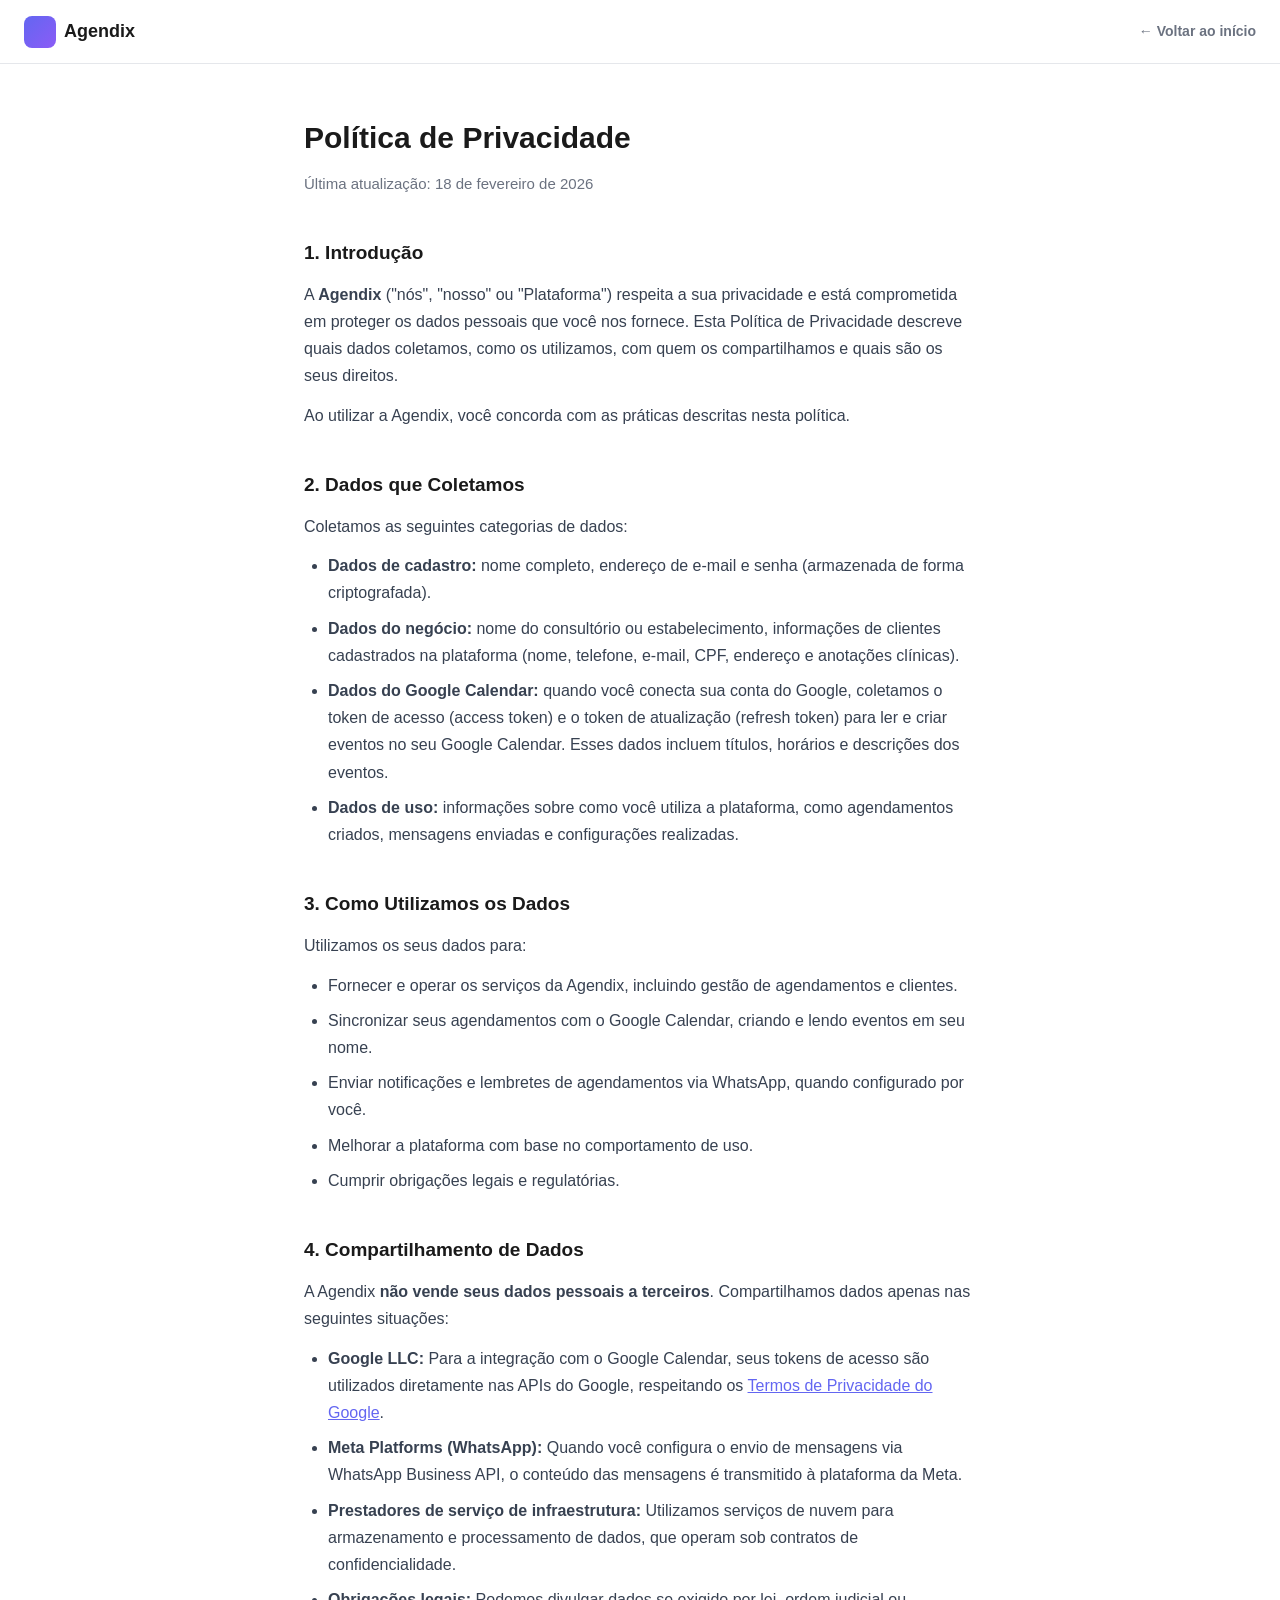
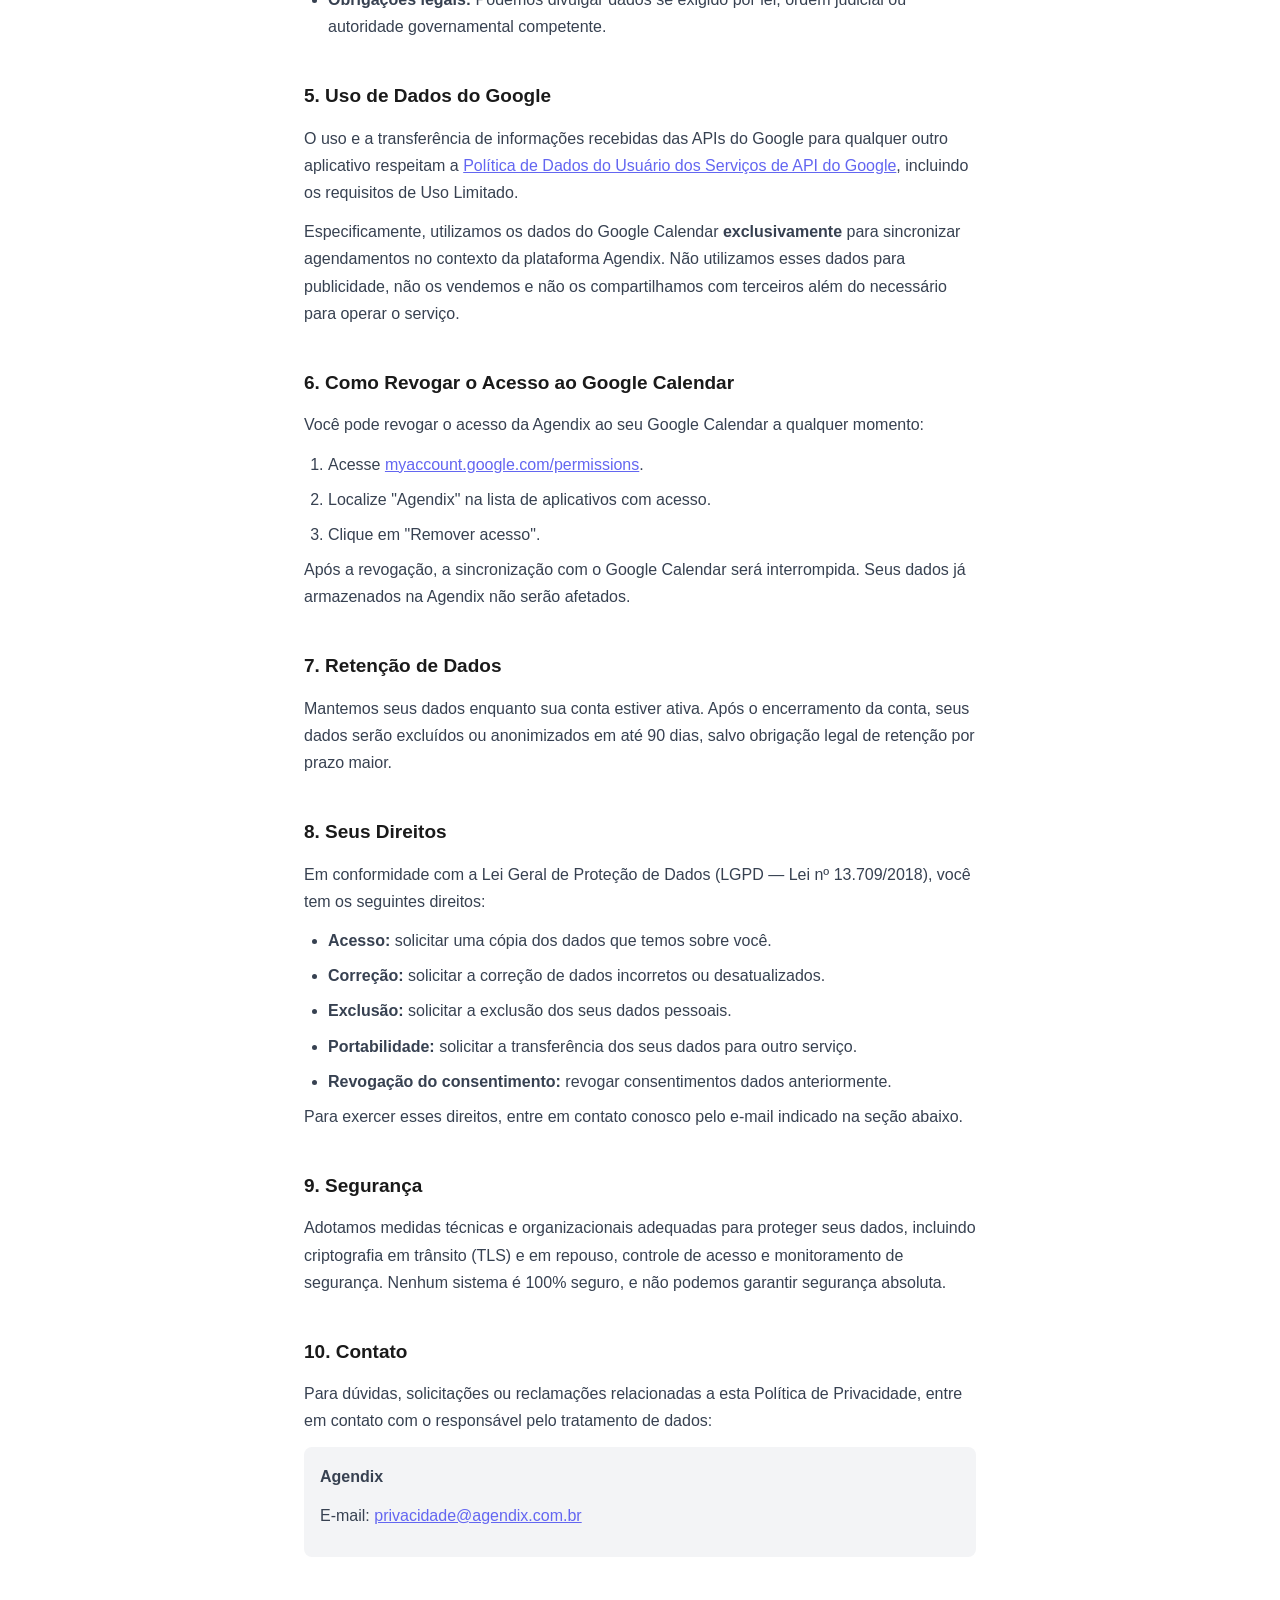
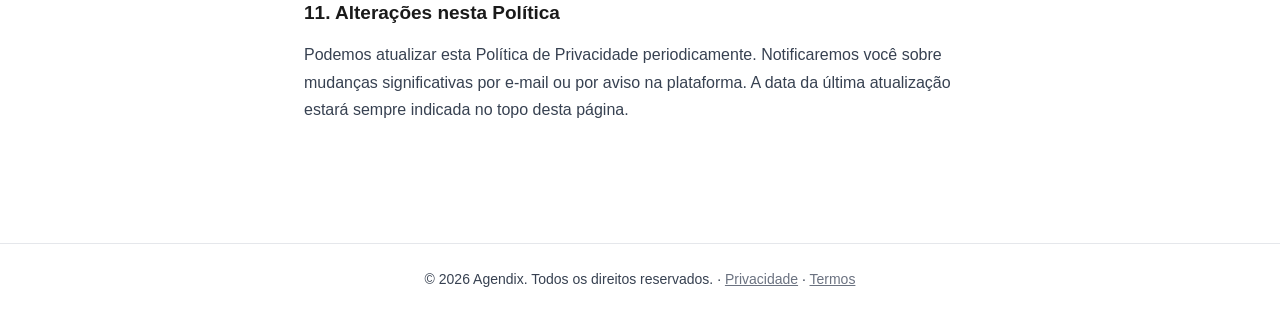
<file: public/privacidade.html>
<!DOCTYPE html>
<html lang="pt-BR">
<head>
  <meta charset="UTF-8" />
  <meta name="viewport" content="width=device-width, initial-scale=1.0" />
  <title>Política de Privacidade — Agendix</title>
  <style>
    * { box-sizing: border-box; margin: 0; padding: 0; }
    body { font-family: -apple-system, BlinkMacSystemFont, "Segoe UI", Roboto, sans-serif; background: #ffffff; color: #1a1a1a; line-height: 1.7; }
    header { border-bottom: 1px solid #e5e7eb; padding: 0 24px; height: 64px; display: flex; align-items: center; justify-content: space-between; position: sticky; top: 0; background: #fff; z-index: 10; }
    header a { text-decoration: none; color: #1a1a1a; font-weight: 700; font-size: 18px; display: flex; align-items: center; gap: 8px; }
    .logo { width: 32px; height: 32px; border-radius: 8px; background: linear-gradient(135deg, #6366f1, #8b5cf6); display: inline-flex; align-items: center; justify-content: center; }
    .back { font-size: 14px; color: #6b7280; text-decoration: none; }
    .back:hover { color: #1a1a1a; }
    main { max-width: 720px; margin: 0 auto; padding: 48px 24px 80px; }
    h1 { font-size: 30px; font-weight: 700; margin-bottom: 8px; }
    .updated { color: #6b7280; margin-bottom: 40px; font-size: 15px; }
    section { margin-bottom: 40px; }
    h2 { font-size: 19px; font-weight: 600; margin-bottom: 12px; }
    p { margin-bottom: 12px; color: #374151; }
    ul, ol { padding-left: 24px; margin-top: 8px; margin-bottom: 8px; }
    li { margin-bottom: 8px; color: #374151; }
    a { color: #6366f1; }
    .contact-box { background: #f3f4f6; border-radius: 8px; padding: 16px; margin-top: 12px; }
    footer { border-top: 1px solid #e5e7eb; padding: 24px; text-align: center; font-size: 14px; color: #6b7280; }
    footer a { color: #6b7280; text-decoration: underline; }
  </style>
</head>
<body>

<header>
  <a href="https://agendix.soriamarketing.com.br">
    <span class="logo"></span>
    Agendix
  </a>
  <a href="https://agendix.soriamarketing.com.br" class="back">← Voltar ao início</a>
</header>

<main>
  <h1>Política de Privacidade</h1>
  <p class="updated">Última atualização: 18 de fevereiro de 2026</p>

  <section>
    <h2>1. Introdução</h2>
    <p>
      A <strong>Agendix</strong> ("nós", "nosso" ou "Plataforma") respeita a sua privacidade e está comprometida em proteger os dados pessoais que você nos fornece. Esta Política de Privacidade descreve quais dados coletamos, como os utilizamos, com quem os compartilhamos e quais são os seus direitos.
    </p>
    <p>Ao utilizar a Agendix, você concorda com as práticas descritas nesta política.</p>
  </section>

  <section>
    <h2>2. Dados que Coletamos</h2>
    <p>Coletamos as seguintes categorias de dados:</p>
    <ul>
      <li><strong>Dados de cadastro:</strong> nome completo, endereço de e-mail e senha (armazenada de forma criptografada).</li>
      <li><strong>Dados do negócio:</strong> nome do consultório ou estabelecimento, informações de clientes cadastrados na plataforma (nome, telefone, e-mail, CPF, endereço e anotações clínicas).</li>
      <li><strong>Dados do Google Calendar:</strong> quando você conecta sua conta do Google, coletamos o token de acesso (access token) e o token de atualização (refresh token) para ler e criar eventos no seu Google Calendar. Esses dados incluem títulos, horários e descrições dos eventos.</li>
      <li><strong>Dados de uso:</strong> informações sobre como você utiliza a plataforma, como agendamentos criados, mensagens enviadas e configurações realizadas.</li>
    </ul>
  </section>

  <section>
    <h2>3. Como Utilizamos os Dados</h2>
    <p>Utilizamos os seus dados para:</p>
    <ul>
      <li>Fornecer e operar os serviços da Agendix, incluindo gestão de agendamentos e clientes.</li>
      <li>Sincronizar seus agendamentos com o Google Calendar, criando e lendo eventos em seu nome.</li>
      <li>Enviar notificações e lembretes de agendamentos via WhatsApp, quando configurado por você.</li>
      <li>Melhorar a plataforma com base no comportamento de uso.</li>
      <li>Cumprir obrigações legais e regulatórias.</li>
    </ul>
  </section>

  <section>
    <h2>4. Compartilhamento de Dados</h2>
    <p>A Agendix <strong>não vende seus dados pessoais a terceiros</strong>. Compartilhamos dados apenas nas seguintes situações:</p>
    <ul>
      <li><strong>Google LLC:</strong> Para a integração com o Google Calendar, seus tokens de acesso são utilizados diretamente nas APIs do Google, respeitando os <a href="https://policies.google.com/privacy" target="_blank" rel="noopener noreferrer">Termos de Privacidade do Google</a>.</li>
      <li><strong>Meta Platforms (WhatsApp):</strong> Quando você configura o envio de mensagens via WhatsApp Business API, o conteúdo das mensagens é transmitido à plataforma da Meta.</li>
      <li><strong>Prestadores de serviço de infraestrutura:</strong> Utilizamos serviços de nuvem para armazenamento e processamento de dados, que operam sob contratos de confidencialidade.</li>
      <li><strong>Obrigações legais:</strong> Podemos divulgar dados se exigido por lei, ordem judicial ou autoridade governamental competente.</li>
    </ul>
  </section>

  <section>
    <h2>5. Uso de Dados do Google</h2>
    <p>
      O uso e a transferência de informações recebidas das APIs do Google para qualquer outro aplicativo respeitam a <a href="https://developers.google.com/terms/api-services-user-data-policy" target="_blank" rel="noopener noreferrer">Política de Dados do Usuário dos Serviços de API do Google</a>, incluindo os requisitos de Uso Limitado.
    </p>
    <p>
      Especificamente, utilizamos os dados do Google Calendar <strong>exclusivamente</strong> para sincronizar agendamentos no contexto da plataforma Agendix. Não utilizamos esses dados para publicidade, não os vendemos e não os compartilhamos com terceiros além do necessário para operar o serviço.
    </p>
  </section>

  <section>
    <h2>6. Como Revogar o Acesso ao Google Calendar</h2>
    <p>Você pode revogar o acesso da Agendix ao seu Google Calendar a qualquer momento:</p>
    <ol>
      <li>Acesse <a href="https://myaccount.google.com/permissions" target="_blank" rel="noopener noreferrer">myaccount.google.com/permissions</a>.</li>
      <li>Localize "Agendix" na lista de aplicativos com acesso.</li>
      <li>Clique em "Remover acesso".</li>
    </ol>
    <p>Após a revogação, a sincronização com o Google Calendar será interrompida. Seus dados já armazenados na Agendix não serão afetados.</p>
  </section>

  <section>
    <h2>7. Retenção de Dados</h2>
    <p>
      Mantemos seus dados enquanto sua conta estiver ativa. Após o encerramento da conta, seus dados serão excluídos ou anonimizados em até 90 dias, salvo obrigação legal de retenção por prazo maior.
    </p>
  </section>

  <section>
    <h2>8. Seus Direitos</h2>
    <p>Em conformidade com a Lei Geral de Proteção de Dados (LGPD — Lei nº 13.709/2018), você tem os seguintes direitos:</p>
    <ul>
      <li><strong>Acesso:</strong> solicitar uma cópia dos dados que temos sobre você.</li>
      <li><strong>Correção:</strong> solicitar a correção de dados incorretos ou desatualizados.</li>
      <li><strong>Exclusão:</strong> solicitar a exclusão dos seus dados pessoais.</li>
      <li><strong>Portabilidade:</strong> solicitar a transferência dos seus dados para outro serviço.</li>
      <li><strong>Revogação do consentimento:</strong> revogar consentimentos dados anteriormente.</li>
    </ul>
    <p>Para exercer esses direitos, entre em contato conosco pelo e-mail indicado na seção abaixo.</p>
  </section>

  <section>
    <h2>9. Segurança</h2>
    <p>
      Adotamos medidas técnicas e organizacionais adequadas para proteger seus dados, incluindo criptografia em trânsito (TLS) e em repouso, controle de acesso e monitoramento de segurança. Nenhum sistema é 100% seguro, e não podemos garantir segurança absoluta.
    </p>
  </section>

  <section>
    <h2>10. Contato</h2>
    <p>Para dúvidas, solicitações ou reclamações relacionadas a esta Política de Privacidade, entre em contato com o responsável pelo tratamento de dados:</p>
    <div class="contact-box">
      <p><strong>Agendix</strong></p>
      <p>E-mail: <a href="mailto:privacidade@agendix.com.br">privacidade@agendix.com.br</a></p>
    </div>
  </section>

  <section>
    <h2>11. Alterações nesta Política</h2>
    <p>
      Podemos atualizar esta Política de Privacidade periodicamente. Notificaremos você sobre mudanças significativas por e-mail ou por aviso na plataforma. A data da última atualização estará sempre indicada no topo desta página.
    </p>
  </section>
</main>

<footer>
  <p>© 2026 Agendix. Todos os direitos reservados. · <a href="/privacidade.html">Privacidade</a> · <a href="/termos.html">Termos</a></p>
</footer>

</body>
</html>
</file>
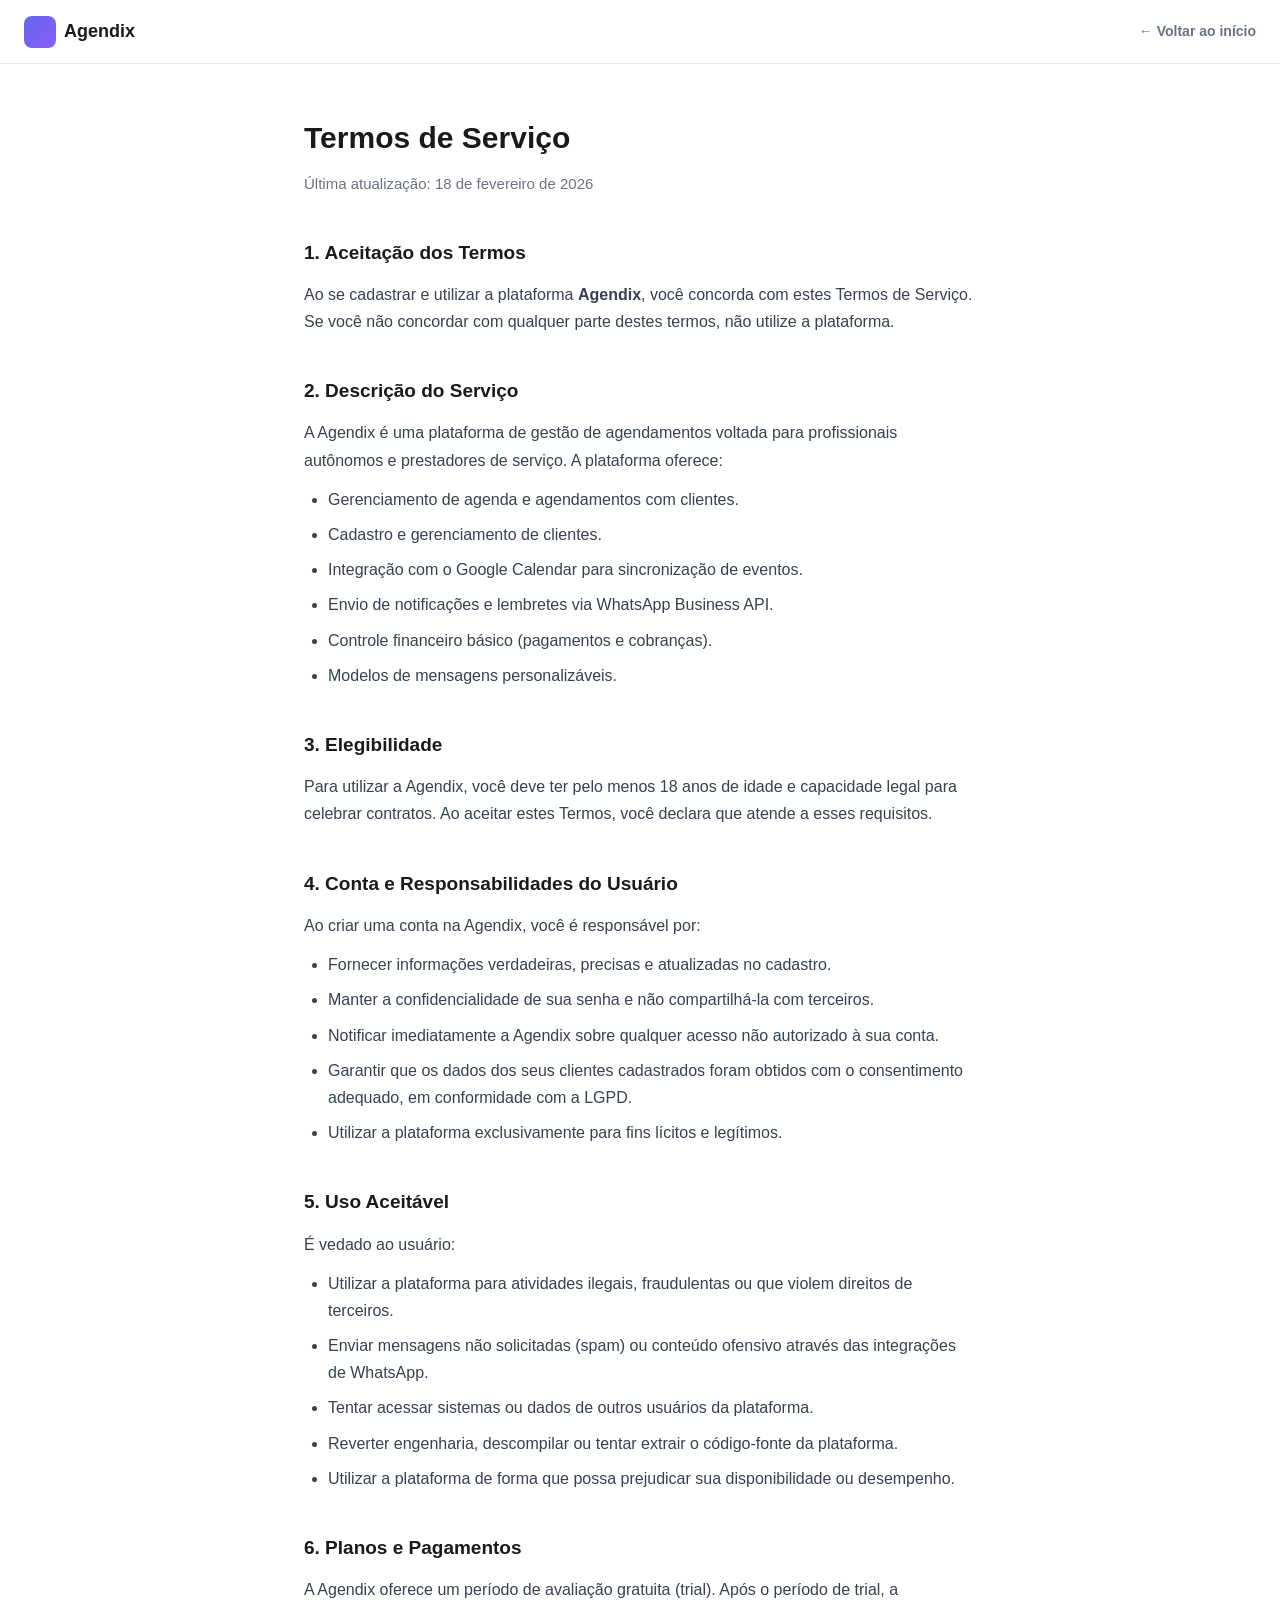
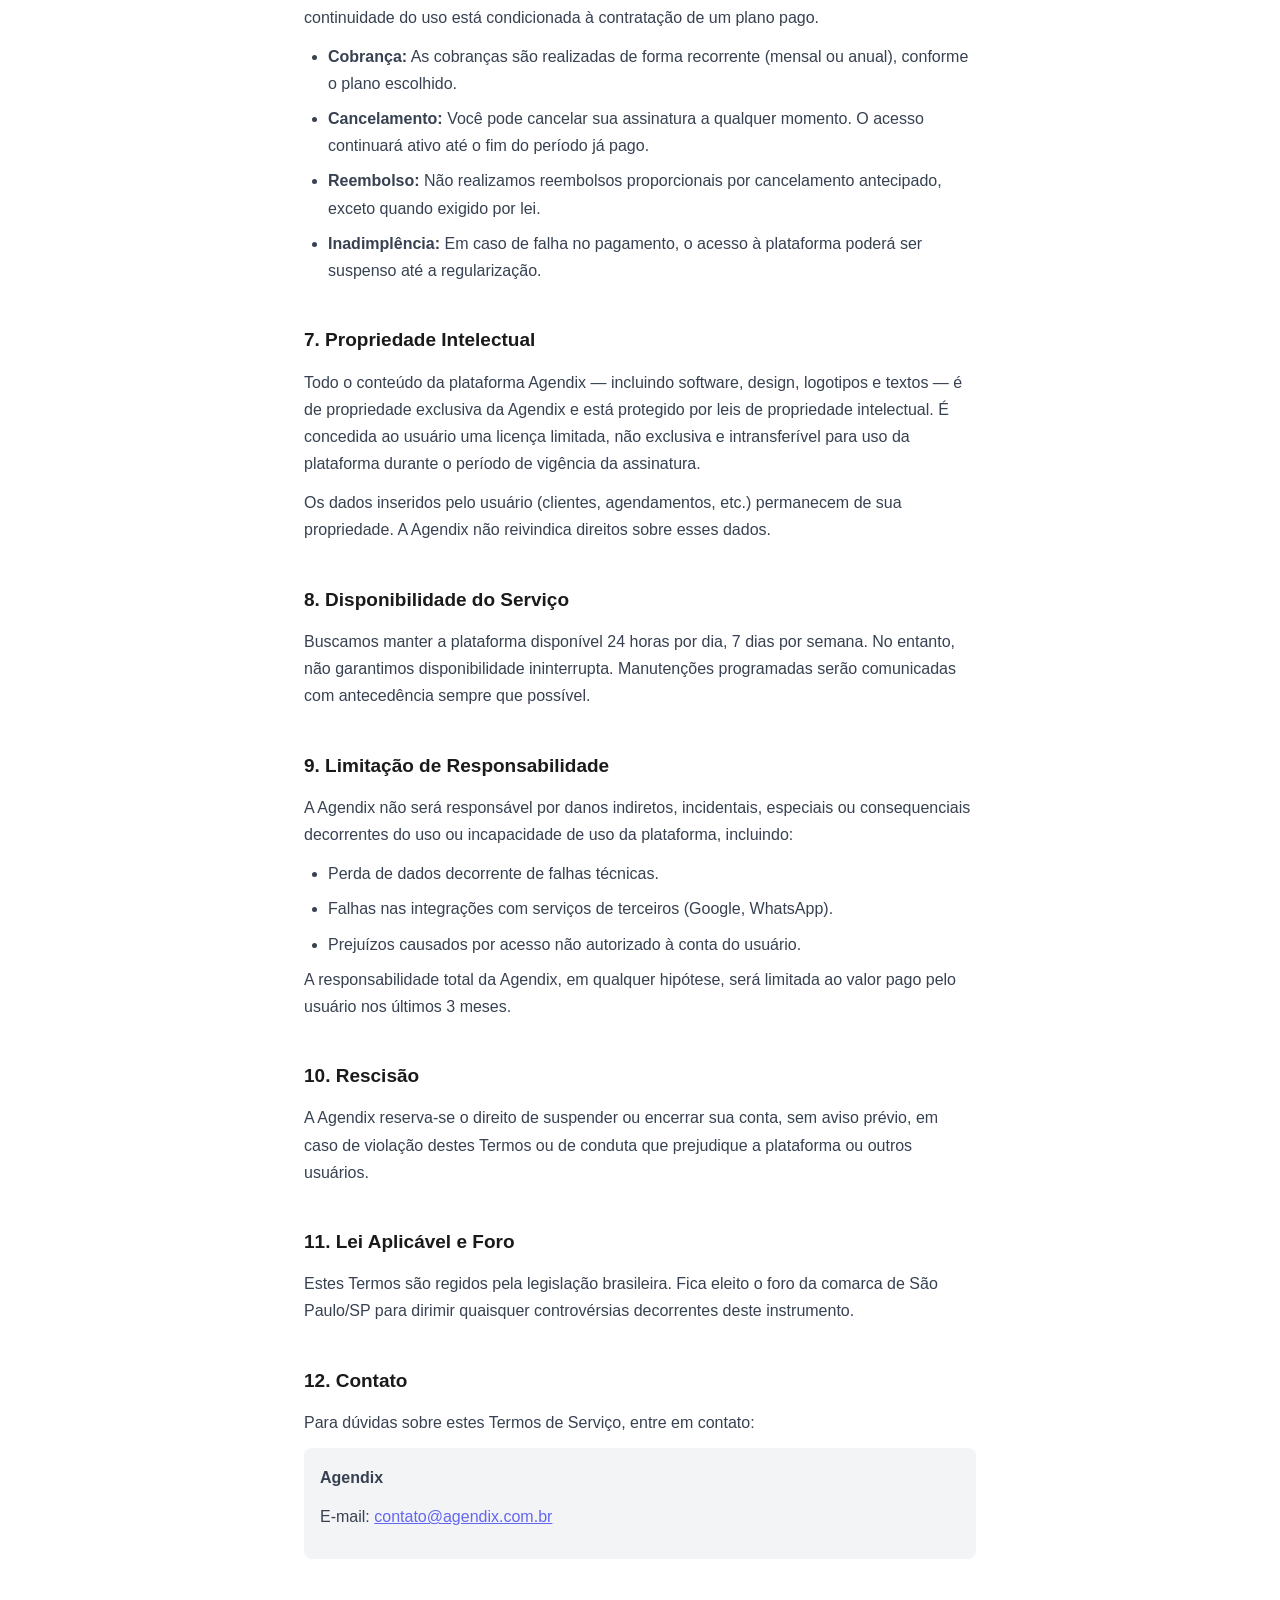
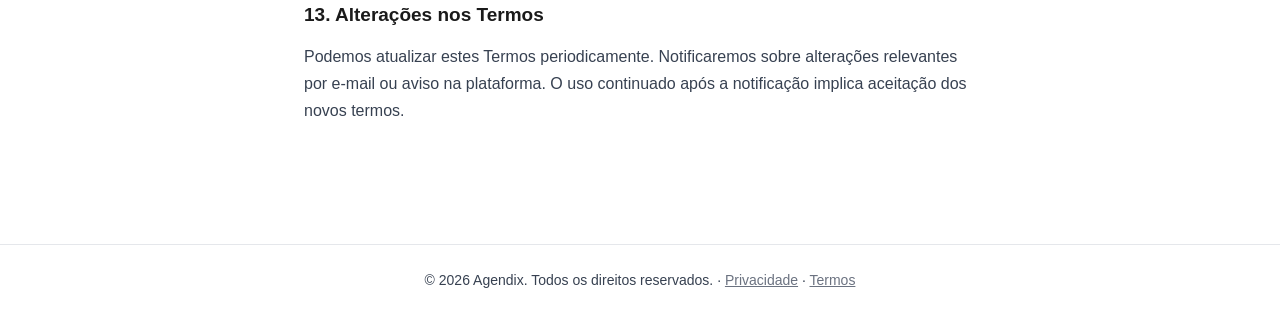
<file: public/termos.html>
<!DOCTYPE html>
<html lang="pt-BR">
<head>
  <meta charset="UTF-8" />
  <meta name="viewport" content="width=device-width, initial-scale=1.0" />
  <title>Termos de Serviço — Agendix</title>
  <style>
    * { box-sizing: border-box; margin: 0; padding: 0; }
    body { font-family: -apple-system, BlinkMacSystemFont, "Segoe UI", Roboto, sans-serif; background: #ffffff; color: #1a1a1a; line-height: 1.7; }
    header { border-bottom: 1px solid #e5e7eb; padding: 0 24px; height: 64px; display: flex; align-items: center; justify-content: space-between; position: sticky; top: 0; background: #fff; z-index: 10; }
    header a { text-decoration: none; color: #1a1a1a; font-weight: 700; font-size: 18px; display: flex; align-items: center; gap: 8px; }
    .logo { width: 32px; height: 32px; border-radius: 8px; background: linear-gradient(135deg, #6366f1, #8b5cf6); display: inline-flex; align-items: center; justify-content: center; }
    .back { font-size: 14px; color: #6b7280; text-decoration: none; }
    .back:hover { color: #1a1a1a; }
    main { max-width: 720px; margin: 0 auto; padding: 48px 24px 80px; }
    h1 { font-size: 30px; font-weight: 700; margin-bottom: 8px; }
    .updated { color: #6b7280; margin-bottom: 40px; font-size: 15px; }
    section { margin-bottom: 40px; }
    h2 { font-size: 19px; font-weight: 600; margin-bottom: 12px; }
    p { margin-bottom: 12px; color: #374151; }
    ul, ol { padding-left: 24px; margin-top: 8px; margin-bottom: 8px; }
    li { margin-bottom: 8px; color: #374151; }
    a { color: #6366f1; }
    .contact-box { background: #f3f4f6; border-radius: 8px; padding: 16px; margin-top: 12px; }
    footer { border-top: 1px solid #e5e7eb; padding: 24px; text-align: center; font-size: 14px; color: #6b7280; }
    footer a { color: #6b7280; text-decoration: underline; }
  </style>
</head>
<body>

<header>
  <a href="https://agendix.soriamarketing.com.br">
    <span class="logo"></span>
    Agendix
  </a>
  <a href="https://agendix.soriamarketing.com.br" class="back">← Voltar ao início</a>
</header>

<main>
  <h1>Termos de Serviço</h1>
  <p class="updated">Última atualização: 18 de fevereiro de 2026</p>

  <section>
    <h2>1. Aceitação dos Termos</h2>
    <p>
      Ao se cadastrar e utilizar a plataforma <strong>Agendix</strong>, você concorda com estes Termos de Serviço. Se você não concordar com qualquer parte destes termos, não utilize a plataforma.
    </p>
  </section>

  <section>
    <h2>2. Descrição do Serviço</h2>
    <p>A Agendix é uma plataforma de gestão de agendamentos voltada para profissionais autônomos e prestadores de serviço. A plataforma oferece:</p>
    <ul>
      <li>Gerenciamento de agenda e agendamentos com clientes.</li>
      <li>Cadastro e gerenciamento de clientes.</li>
      <li>Integração com o Google Calendar para sincronização de eventos.</li>
      <li>Envio de notificações e lembretes via WhatsApp Business API.</li>
      <li>Controle financeiro básico (pagamentos e cobranças).</li>
      <li>Modelos de mensagens personalizáveis.</li>
    </ul>
  </section>

  <section>
    <h2>3. Elegibilidade</h2>
    <p>
      Para utilizar a Agendix, você deve ter pelo menos 18 anos de idade e capacidade legal para celebrar contratos. Ao aceitar estes Termos, você declara que atende a esses requisitos.
    </p>
  </section>

  <section>
    <h2>4. Conta e Responsabilidades do Usuário</h2>
    <p>Ao criar uma conta na Agendix, você é responsável por:</p>
    <ul>
      <li>Fornecer informações verdadeiras, precisas e atualizadas no cadastro.</li>
      <li>Manter a confidencialidade de sua senha e não compartilhá-la com terceiros.</li>
      <li>Notificar imediatamente a Agendix sobre qualquer acesso não autorizado à sua conta.</li>
      <li>Garantir que os dados dos seus clientes cadastrados foram obtidos com o consentimento adequado, em conformidade com a LGPD.</li>
      <li>Utilizar a plataforma exclusivamente para fins lícitos e legítimos.</li>
    </ul>
  </section>

  <section>
    <h2>5. Uso Aceitável</h2>
    <p>É vedado ao usuário:</p>
    <ul>
      <li>Utilizar a plataforma para atividades ilegais, fraudulentas ou que violem direitos de terceiros.</li>
      <li>Enviar mensagens não solicitadas (spam) ou conteúdo ofensivo através das integrações de WhatsApp.</li>
      <li>Tentar acessar sistemas ou dados de outros usuários da plataforma.</li>
      <li>Reverter engenharia, descompilar ou tentar extrair o código-fonte da plataforma.</li>
      <li>Utilizar a plataforma de forma que possa prejudicar sua disponibilidade ou desempenho.</li>
    </ul>
  </section>

  <section>
    <h2>6. Planos e Pagamentos</h2>
    <p>
      A Agendix oferece um período de avaliação gratuita (trial). Após o período de trial, a continuidade do uso está condicionada à contratação de um plano pago.
    </p>
    <ul>
      <li><strong>Cobrança:</strong> As cobranças são realizadas de forma recorrente (mensal ou anual), conforme o plano escolhido.</li>
      <li><strong>Cancelamento:</strong> Você pode cancelar sua assinatura a qualquer momento. O acesso continuará ativo até o fim do período já pago.</li>
      <li><strong>Reembolso:</strong> Não realizamos reembolsos proporcionais por cancelamento antecipado, exceto quando exigido por lei.</li>
      <li><strong>Inadimplência:</strong> Em caso de falha no pagamento, o acesso à plataforma poderá ser suspenso até a regularização.</li>
    </ul>
  </section>

  <section>
    <h2>7. Propriedade Intelectual</h2>
    <p>
      Todo o conteúdo da plataforma Agendix — incluindo software, design, logotipos e textos — é de propriedade exclusiva da Agendix e está protegido por leis de propriedade intelectual. É concedida ao usuário uma licença limitada, não exclusiva e intransferível para uso da plataforma durante o período de vigência da assinatura.
    </p>
    <p>
      Os dados inseridos pelo usuário (clientes, agendamentos, etc.) permanecem de sua propriedade. A Agendix não reivindica direitos sobre esses dados.
    </p>
  </section>

  <section>
    <h2>8. Disponibilidade do Serviço</h2>
    <p>
      Buscamos manter a plataforma disponível 24 horas por dia, 7 dias por semana. No entanto, não garantimos disponibilidade ininterrupta. Manutenções programadas serão comunicadas com antecedência sempre que possível.
    </p>
  </section>

  <section>
    <h2>9. Limitação de Responsabilidade</h2>
    <p>A Agendix não será responsável por danos indiretos, incidentais, especiais ou consequenciais decorrentes do uso ou incapacidade de uso da plataforma, incluindo:</p>
    <ul>
      <li>Perda de dados decorrente de falhas técnicas.</li>
      <li>Falhas nas integrações com serviços de terceiros (Google, WhatsApp).</li>
      <li>Prejuízos causados por acesso não autorizado à conta do usuário.</li>
    </ul>
    <p>A responsabilidade total da Agendix, em qualquer hipótese, será limitada ao valor pago pelo usuário nos últimos 3 meses.</p>
  </section>

  <section>
    <h2>10. Rescisão</h2>
    <p>
      A Agendix reserva-se o direito de suspender ou encerrar sua conta, sem aviso prévio, em caso de violação destes Termos ou de conduta que prejudique a plataforma ou outros usuários.
    </p>
  </section>

  <section>
    <h2>11. Lei Aplicável e Foro</h2>
    <p>
      Estes Termos são regidos pela legislação brasileira. Fica eleito o foro da comarca de São Paulo/SP para dirimir quaisquer controvérsias decorrentes deste instrumento.
    </p>
  </section>

  <section>
    <h2>12. Contato</h2>
    <p>Para dúvidas sobre estes Termos de Serviço, entre em contato:</p>
    <div class="contact-box">
      <p><strong>Agendix</strong></p>
      <p>E-mail: <a href="mailto:contato@agendix.com.br">contato@agendix.com.br</a></p>
    </div>
  </section>

  <section>
    <h2>13. Alterações nos Termos</h2>
    <p>
      Podemos atualizar estes Termos periodicamente. Notificaremos sobre alterações relevantes por e-mail ou aviso na plataforma. O uso continuado após a notificação implica aceitação dos novos termos.
    </p>
  </section>
</main>

<footer>
  <p>© 2026 Agendix. Todos os direitos reservados. · <a href="/privacidade.html">Privacidade</a> · <a href="/termos.html">Termos</a></p>
</footer>

</body>
</html>
</file>
